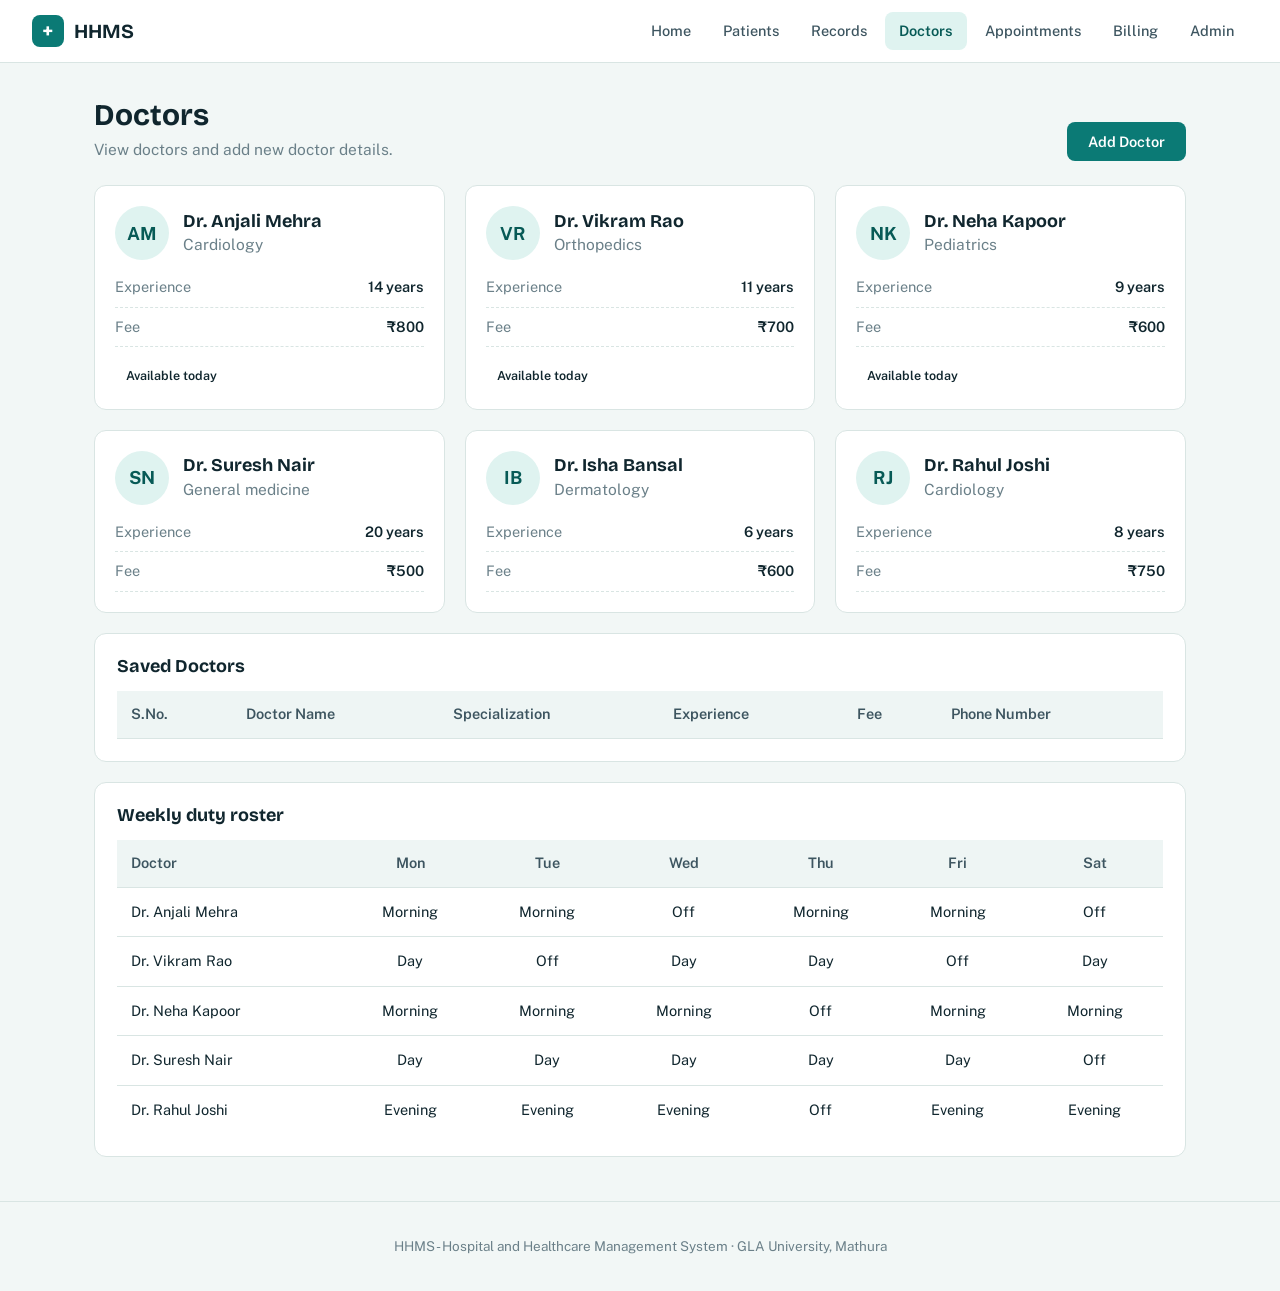
<file: html/doctors.html>
<!DOCTYPE html>
<html lang="en">
<head>
    <meta charset="UTF-8">
    <meta name="viewport" content="width=device-width, initial-scale=1.0">
    <title>Doctors - HHMS</title>

    <link rel="stylesheet" href="../css/style.css">
    <link rel="stylesheet" href="../css/doctors.css">
</head>

<body>

<header class="navbar">
    <a class="brand" href="../index.html">
        <span class="brand-mark">+</span>HHMS
    </a>

    <input type="checkbox" id="nav-toggle" class="nav-toggle">
    <label for="nav-toggle" class="nav-burger">&#9776;</label>

    <nav class="nav-links">
        <a href="../index.html">Home</a>
        <a href="patients.html">Patients</a>
        <a href="records.html">Records</a>
        <a href="doctors.html" class="active">Doctors</a>
        <a href="appointments.html">Appointments</a>
        <a href="billing.html">Billing</a>
        <a href="admin.html">Admin</a>
    </nav>
</header>

<main class="container">

    <div class="page-head">
        <div>
            <h1>Doctors</h1>
            <p>View doctors and add new doctor details.</p>
        </div>

        <a class="btn btn-primary" href="#add-doctor">Add Doctor</a>
    </div>

    <!-- Existing Doctor Cards -->
    <section class="grid cols-3 mb">

        <article class="doc-card">
            <div class="doc-top">
                <div class="avatar avatar-lg">AM</div>
                <div>
                    <h3>Dr. Anjali Mehra</h3>
                    <p class="muted">Cardiology</p>
                </div>
            </div>
            <dl class="doc-facts">
                <div><dt>Experience</dt><dd>14 years</dd></div>
                <div><dt>Fee</dt><dd>₹800</dd></div>
            </dl>
            <div class="doc-foot">
                <span class="badge badge-success">Available today</span>
            </div>
        </article>

        <article class="doc-card">
            <div class="doc-top">
                <div class="avatar avatar-lg">VR</div>
                <div>
                    <h3>Dr. Vikram Rao</h3>
                    <p class="muted">Orthopedics</p>
                </div>
            </div>
            <dl class="doc-facts">
                <div><dt>Experience</dt><dd>11 years</dd></div>
                <div><dt>Fee</dt><dd>₹700</dd></div>
            </dl>
            <div class="doc-foot">
                <span class="badge badge-success">Available today</span>
            </div>
        </article>

        <article class="doc-card">
            <div class="doc-top">
                <div class="avatar avatar-lg">NK</div>
                <div>
                    <h3>Dr. Neha Kapoor</h3>
                    <p class="muted">Pediatrics</p>
                </div>
            </div>
            <dl class="doc-facts">
                <div><dt>Experience</dt><dd>9 years</dd></div>
                <div><dt>Fee</dt><dd>₹600</dd></div>
            </dl>
            <div class="doc-foot">
                <span class="badge badge-success">Available today</span>
            </div>
        </article>

        <article class="doc-card">
            <div class="doc-top">
                <div class="avatar avatar-lg">SN</div>
                <div>
                    <h3>Dr. Suresh Nair</h3>
                    <p class="muted">General medicine</p>
                </div>
            </div>
            <dl class="doc-facts">
                <div><dt>Experience</dt><dd>20 years</dd></div>
                <div><dt>Fee</dt><dd>₹500</dd></div>
            </dl>
        </article>

        <article class="doc-card">
            <div class="doc-top">
                <div class="avatar avatar-lg">IB</div>
                <div>
                    <h3>Dr. Isha Bansal</h3>
                    <p class="muted">Dermatology</p>
                </div>
            </div>
            <dl class="doc-facts">
                <div><dt>Experience</dt><dd>6 years</dd></div>
                <div><dt>Fee</dt><dd>₹600</dd></div>
            </dl>
        </article>

        <article class="doc-card">
            <div class="doc-top">
                <div class="avatar avatar-lg">RJ</div>
                <div>
                    <h3>Dr. Rahul Joshi</h3>
                    <p class="muted">Cardiology</p>
                </div>
            </div>
            <dl class="doc-facts">
                <div><dt>Experience</dt><dd>8 years</dd></div>
                <div><dt>Fee</dt><dd>₹750</dd></div>
            </dl>
        </article>

    </section>

    <!-- Saved Doctors Table -->
    <section class="card mb">
        <h2>Saved Doctors</h2>

        <div class="table-wrap">
            <table>
                <thead>
                    <tr>
                        <th>S.No.</th>
                        <th>Doctor Name</th>
                        <th>Specialization</th>
                        <th>Experience</th>
                        <th>Fee</th>
                        <th>Phone Number</th>
                    </tr>
                </thead>

                <tbody id="doctorTable"></tbody>
            </table>
        </div>
    </section>

    <!-- Weekly Duty Roster -->
    <section class="card mb">
        <h2>Weekly duty roster</h2>

        <div class="table-wrap">
            <table class="roster">
                <thead>
                    <tr>
                        <th>Doctor</th>
                        <th>Mon</th>
                        <th>Tue</th>
                        <th>Wed</th>
                        <th>Thu</th>
                        <th>Fri</th>
                        <th>Sat</th>
                    </tr>
                </thead>

                <tbody>
                    <tr>
                        <td>Dr. Anjali Mehra</td>
                        <td>Morning</td><td>Morning</td><td>Off</td>
                        <td>Morning</td><td>Morning</td><td>Off</td>
                    </tr>
                    <tr>
                        <td>Dr. Vikram Rao</td>
                        <td>Day</td><td>Off</td><td>Day</td>
                        <td>Day</td><td>Off</td><td>Day</td>
                    </tr>
                    <tr>
                        <td>Dr. Neha Kapoor</td>
                        <td>Morning</td><td>Morning</td><td>Morning</td>
                        <td>Off</td><td>Morning</td><td>Morning</td>
                    </tr>
                    <tr>
                        <td>Dr. Suresh Nair</td>
                        <td>Day</td><td>Day</td><td>Day</td>
                        <td>Day</td><td>Day</td><td>Off</td>
                    </tr>
                    <tr>
                        <td>Dr. Rahul Joshi</td>
                        <td>Evening</td><td>Evening</td><td>Evening</td>
                        <td>Off</td><td>Evening</td><td>Evening</td>
                    </tr>
                </tbody>
            </table>
        </div>
    </section>

</main>

<!-- Add Doctor Form -->
<div class="modal" id="add-doctor">
    <div class="modal-box">

        <div class="modal-head">
            <h2>Add Doctor</h2>
            <a class="modal-close" href="#" aria-label="Close">&times;</a>
        </div>

        <form id="doctorForm">

            <div class="form-grid">

                <div class="field full">
                    <label for="d-name">Doctor Name</label>
                    <input id="d-name" type="text"
                           placeholder="Enter doctor name">
                </div>

                <div class="field">
                    <label for="d-dept">Specialization</label>
                    <select id="d-dept">
                        <option value="">Select specialization</option>
                        <option>Cardiology</option>
                        <option>Orthopedics</option>
                        <option>Pediatrics</option>
                        <option>General medicine</option>
                        <option>Dermatology</option>
                    </select>
                </div>

                <div class="field">
                    <label for="d-exp">Experience (years)</label>
                    <input id="d-exp" type="number" min="0">
                </div>

                <div class="field">
                    <label for="d-fee">Consultation Fee (₹)</label>
                    <input id="d-fee" type="number" min="0">
                </div>

                <div class="field">
                    <label for="d-phone">Phone Number</label>
                    <input id="d-phone" type="tel"
                           maxlength="10" placeholder="10-digit number">
                </div>

            </div>

            <div class="modal-actions">
                <a class="btn btn-outline" href="#">Cancel</a>
                <button class="btn btn-primary" type="button"
                        onclick="addDoctor()">Save Doctor</button>
            </div>

        </form>
    </div>
</div>

<footer class="footer">
    HHMS - Hospital and Healthcare Management System
    &middot; GLA University, Mathura
</footer>

<script src="../js/common.js"></script>
<script src="../js/doctors.js"></script>

</body>
</html>
</file>
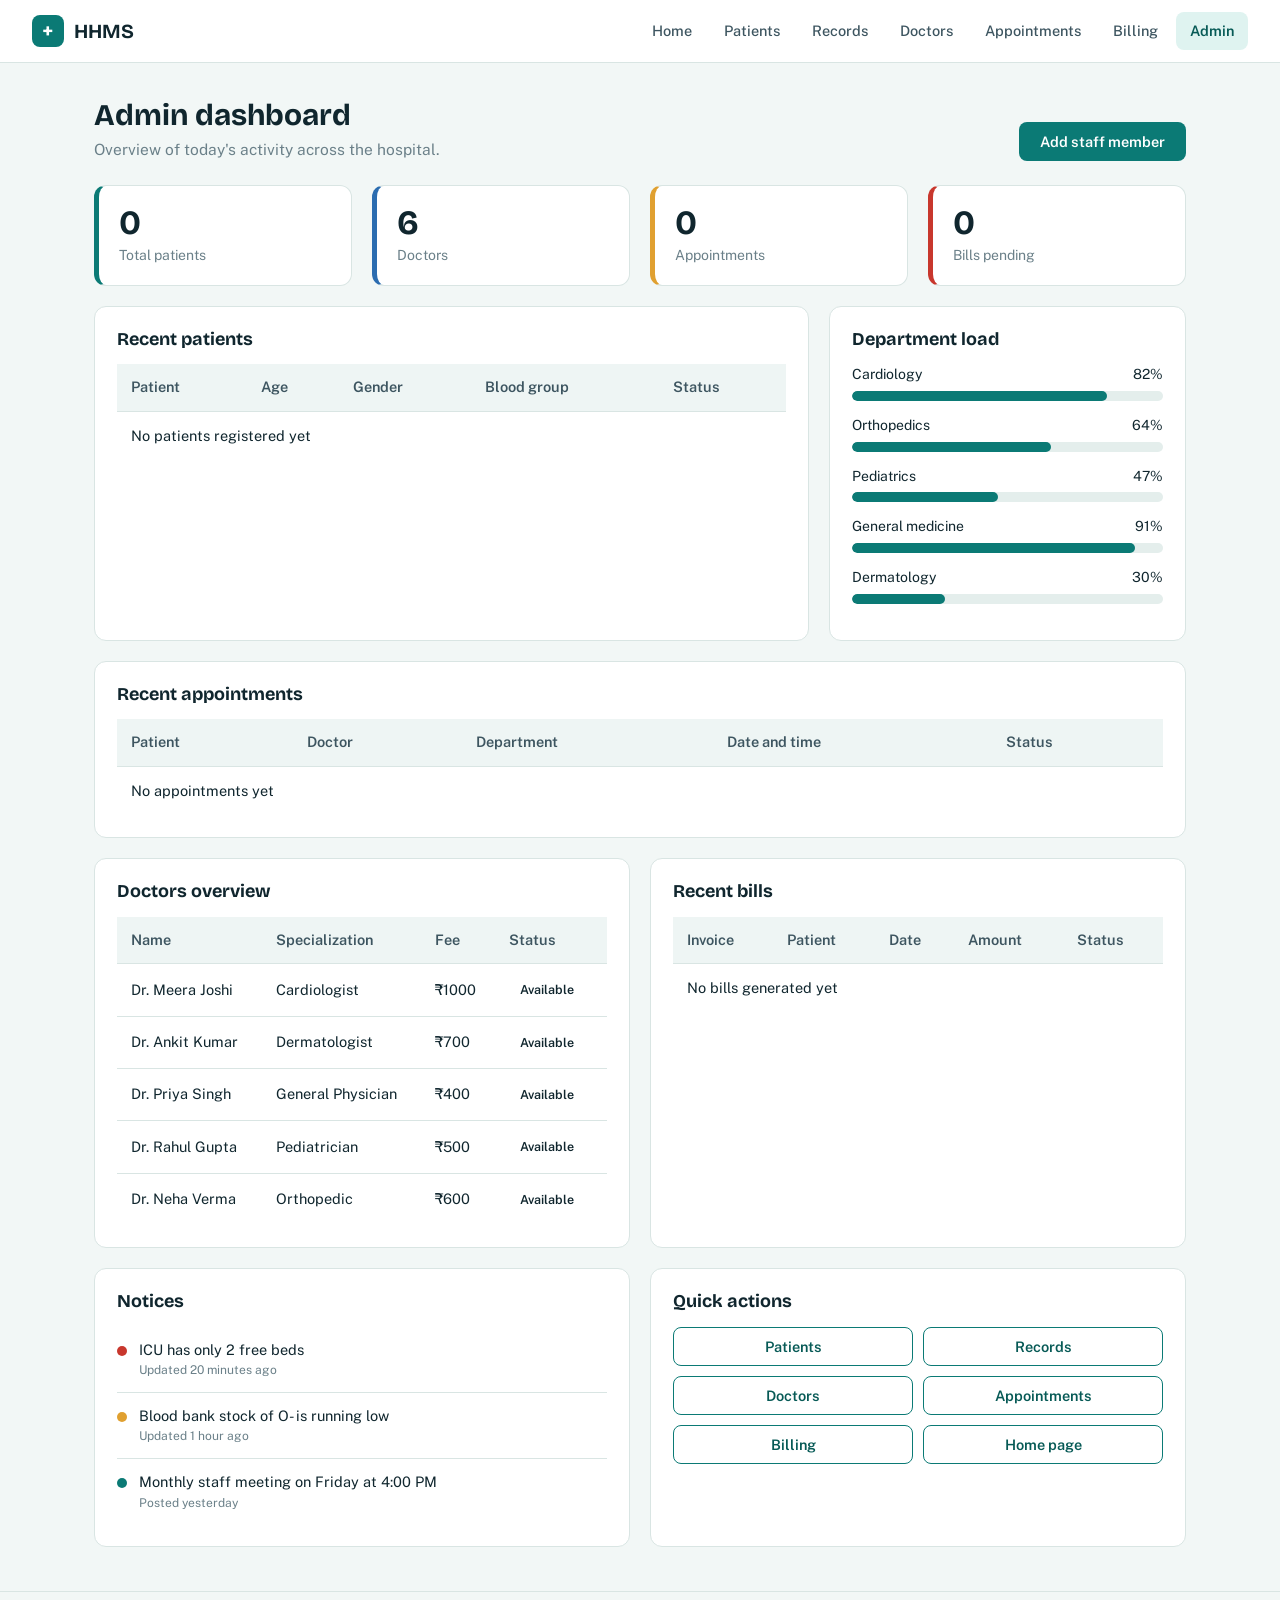
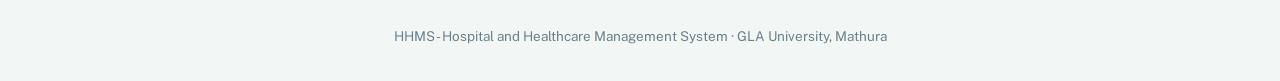
<file: pages/admin.html>
<!DOCTYPE html>
<html lang="en">
<head>
  <meta charset="UTF-8">
  <meta name="viewport" content="width=device-width, initial-scale=1.0">
  <title>Admin Dashboard - HHMS</title>
  <link rel="stylesheet" href="../css/style.css">
  <link rel="stylesheet" href="../css/admin.css">
</head>
<body>
  <header class="navbar">
    <a class="brand" href="../index.html"><span class="brand-mark">+</span>HHMS</a>
    <input type="checkbox" id="nav-toggle" class="nav-toggle">
    <label for="nav-toggle" class="nav-burger" aria-label="Open menu">&#9776;</label>
    <nav class="nav-links"><a href="../index.html">Home</a><a href="patients.html">Patients</a><a href="records.html">Records</a><a href="doctors.html">Doctors</a><a href="appointments.html">Appointments</a><a href="billing.html">Billing</a><a href="admin.html" class="active">Admin</a></nav>
  </header>

  <main class="container">
    <div class="page-head">
      <div>
        <h1>Admin dashboard</h1>
        <p>Overview of today's activity across the hospital.</p>
      </div>
      <a class="btn btn-primary" href="#add-staff">Add staff member</a>
    </div>

    <section class="grid cols-4 mb">
      <div class="stat"><b id="totalPatients">0</b><span>Total patients</span></div>
      <div class="stat info"><b id="totalDoctors">0</b><span>Doctors</span></div>
      <div class="stat warn"><b id="totalAppointments">0</b><span>Appointments</span></div>
      <div class="stat danger"><b id="pendingBills">0</b><span>Bills pending</span></div>
    </section>

    <section class="grid main-side mb">
      <div class="card">
        <h2>Recent patients</h2>
        <div class="table-wrap">
          <table>
            <thead>
              <tr><th>Patient</th><th>Age</th><th>Gender</th><th>Blood group</th><th>Status</th></tr>
            </thead>
            <tbody id="recentPatients"></tbody>
          </table>
        </div>
      </div>
      <div class="card">
        <h2>Department load</h2>
        <div class="bar-row"><div class="label"><span>Cardiology</span><span>82%</span></div><div class="bar"><i style="width:82%"></i></div></div>
        <div class="bar-row"><div class="label"><span>Orthopedics</span><span>64%</span></div><div class="bar"><i style="width:64%"></i></div></div>
        <div class="bar-row"><div class="label"><span>Pediatrics</span><span>47%</span></div><div class="bar"><i style="width:47%"></i></div></div>
        <div class="bar-row"><div class="label"><span>General medicine</span><span>91%</span></div><div class="bar"><i style="width:91%"></i></div></div>
        <div class="bar-row"><div class="label"><span>Dermatology</span><span>30%</span></div><div class="bar"><i style="width:30%"></i></div></div>
      </div>
    </section>

    <section class="card mb">
      <h2>Recent appointments</h2>
      <div class="table-wrap">
        <table>
          <thead>
            <tr><th>Patient</th><th>Doctor</th><th>Department</th><th>Date and time</th><th>Status</th></tr>
          </thead>
          <tbody id="recentAppointments"></tbody>
        </table>
      </div>
    </section>

    <section class="grid cols-2 mb">
      <div class="card">
        <h2>Doctors overview</h2>
        <div class="table-wrap">
          <table>
            <thead><tr><th>Name</th><th>Specialization</th><th>Fee</th><th>Status</th></tr></thead>
            <tbody id="recentDoctors"></tbody>
          </table>
        </div>
      </div>
      <div class="card">
        <h2>Recent bills</h2>
        <div class="table-wrap">
          <table>
            <thead><tr><th>Invoice</th><th>Patient</th><th>Date</th><th>Amount</th><th>Status</th></tr></thead>
            <tbody id="recentBills"></tbody>
          </table>
        </div>
      </div>
    </section>

    <section class="grid cols-2">
      <div class="card">
        <h2>Notices</h2>
        <ul class="notice-list">
          <li><span class="dot red"></span><div>ICU has only 2 free beds<small>Updated 20 minutes ago</small></div></li>
          <li><span class="dot amber"></span><div>Blood bank stock of O- is running low<small>Updated 1 hour ago</small></div></li>
          <li><span class="dot"></span><div>Monthly staff meeting on Friday at 4:00 PM<small>Posted yesterday</small></div></li>
        </ul>
      </div>
      <div class="card">
        <h2>Quick actions</h2>
        <div class="quick-actions">
          <a class="btn btn-outline" href="patients.html">Patients</a>
          <a class="btn btn-outline" href="records.html">Records</a>
          <a class="btn btn-outline" href="doctors.html">Doctors</a>
          <a class="btn btn-outline" href="appointments.html">Appointments</a>
          <a class="btn btn-outline" href="billing.html">Billing</a>
          <a class="btn btn-outline" href="../index.html">Home page</a>
        </div>
      </div>
    </section>
  </main>

  <!-- Add staff popup (CSS only) -->
  <div class="modal" id="add-staff">
    <div class="modal-box">
      <div class="modal-head">
        <h2>Add staff member</h2>
        <a class="modal-close" href="#" aria-label="Close">&times;</a>
      </div>
      <form>
        <div class="form-grid">
          <div class="field"><label for="s-name">Full name</label><input id="s-name" type="text" placeholder="e.g. Ritu Saxena"></div>
          <div class="field"><label for="s-role">Role</label>
            <select id="s-role"><option>Nurse</option><option>Receptionist</option><option>Pharmacist</option><option>Lab technician</option></select>
          </div>
          <div class="field"><label for="s-phone">Phone</label><input id="s-phone" type="tel" placeholder="10-digit number"></div>
          <div class="field"><label for="s-email">Email</label><input id="s-email" type="email" placeholder="name@hospital.com"></div>
        </div>
        <div class="modal-actions">
          <a class="btn btn-outline" href="#">Cancel</a>
          <button class="btn btn-primary" type="button">Save staff member</button>
        </div>
      </form>
    </div>
  </div>

  <footer class="footer">HHMS - Hospital and Healthcare Management System &middot; GLA University, Mathura</footer>
  <script src="../js/common.js"></script>
  <script src="../js/admin.js"></script>
</body>
</html>
</file>
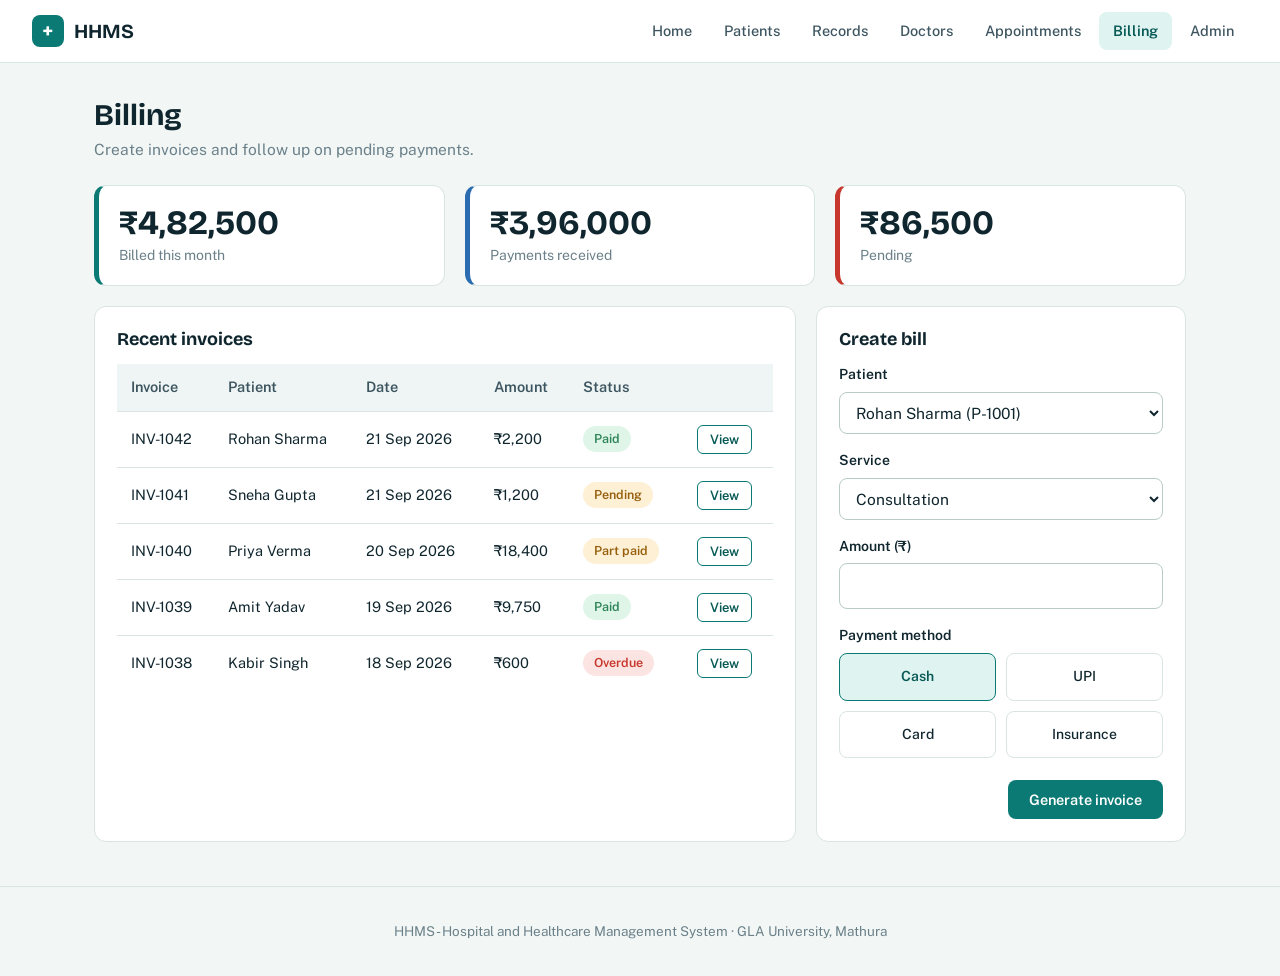
<file: pages/billing.html>
<!DOCTYPE html>
<html lang="en">
<head>
  <meta charset="UTF-8">
  <meta name="viewport" content="width=device-width, initial-scale=1.0">
  <title>Billing - HHMS</title>
  <link rel="stylesheet" href="../css/style.css">
  <link rel="stylesheet" href="../css/billing.css">
</head>
<body>
  <header class="navbar">
    <a class="brand" href="../index.html"><span class="brand-mark">+</span>HHMS</a>
    <input type="checkbox" id="nav-toggle" class="nav-toggle">
    <label for="nav-toggle" class="nav-burger" aria-label="Open menu">&#9776;</label>
    <nav class="nav-links"><a href="../index.html">Home</a><a href="patients.html">Patients</a><a href="records.html">Records</a><a href="doctors.html">Doctors</a><a href="appointments.html">Appointments</a><a href="billing.html" class="active">Billing</a><a href="admin.html">Admin</a></nav>
  </header>

  <main class="container">
    <div class="page-head">
      <div>
        <h1>Billing</h1>
        <p>Create invoices and follow up on pending payments.</p>
      </div>
    </div>

    <section class="grid cols-3 mb">
      <div class="stat"><b>&#8377;4,82,500</b><span>Billed this month</span></div>
      <div class="stat info"><b>&#8377;3,96,000</b><span>Payments received</span></div>
      <div class="stat danger"><b>&#8377;86,500</b><span>Pending</span></div>
    </section>

    <section class="grid bill-layout mb">
      <div class="card">
        <h2>Recent invoices</h2>
        <div class="table-wrap">
          <table>
            <thead>
              <tr><th>Invoice</th><th>Patient</th><th>Date</th><th>Amount</th><th>Status</th><th></th></tr>
            </thead>
            <tbody>
              <tr><td>INV-1042</td><td>Rohan Sharma</td><td>21 Sep 2026</td><td>&#8377;2,200</td><td><span class="badge badge-green">Paid</span></td><td><a class="btn btn-outline btn-sm" href="#inv-1042">View</a></td></tr>
              <tr><td>INV-1041</td><td>Sneha Gupta</td><td>21 Sep 2026</td><td>&#8377;1,200</td><td><span class="badge badge-amber">Pending</span></td><td><a class="btn btn-outline btn-sm" href="#inv-1041">View</a></td></tr>
              <tr><td>INV-1040</td><td>Priya Verma</td><td>20 Sep 2026</td><td>&#8377;18,400</td><td><span class="badge badge-amber">Part paid</span></td><td><a class="btn btn-outline btn-sm" href="#inv-1042">View</a></td></tr>
              <tr><td>INV-1039</td><td>Amit Yadav</td><td>19 Sep 2026</td><td>&#8377;9,750</td><td><span class="badge badge-green">Paid</span></td><td><a class="btn btn-outline btn-sm" href="#inv-1042">View</a></td></tr>
              <tr><td>INV-1038</td><td>Kabir Singh</td><td>18 Sep 2026</td><td>&#8377;600</td><td><span class="badge badge-red">Overdue</span></td><td><a class="btn btn-outline btn-sm" href="#inv-1041">View</a></td></tr>
            </tbody>
          </table>
        </div>
      </div>

      <div class="card">
        <h2>Create bill</h2>
        <form>
          <div class="form-grid" style="grid-template-columns:1fr;">
            <div class="field"><label for="b-patient">Patient</label>
              <select id="b-patient"><option>Rohan Sharma (P-1001)</option><option>Priya Verma (P-1002)</option><option>Sneha Gupta (P-1004)</option></select>
            </div>
            <div class="field"><label for="b-service">Service</label>
              <select id="b-service"><option>Consultation</option><option>Lab test</option><option>X-ray</option><option>Room charges</option><option>Medicines</option></select>
            </div>
            <div class="field"><label for="b-amount">Amount (&#8377;)</label><input id="b-amount" type="number" min="0"></div>
            <div class="field">
              <span class="group-label">Payment method</span>
              <div class="methods">
                <input type="radio" name="pay" id="m1" checked><label for="m1">Cash</label>
                <input type="radio" name="pay" id="m2"><label for="m2">UPI</label>
                <input type="radio" name="pay" id="m3"><label for="m3">Card</label>
                <input type="radio" name="pay" id="m4"><label for="m4">Insurance</label>
              </div>
            </div>
          </div>
          <div class="modal-actions">
            <button class="btn btn-primary" type="button">Generate invoice</button>
          </div>
        </form>
      </div>
    </section>
  </main>

  <!-- Invoice popup 1 -->
  <div class="modal" id="inv-1042">
    <div class="modal-box">
      <div class="modal-head">
        <h2>Invoice INV-1042</h2>
        <a class="modal-close" href="#" aria-label="Close">&times;</a>
      </div>
      <div class="invoice-meta">
        <div><small>Patient</small>Rohan Sharma (P-1001)</div>
        <div><small>Date</small>21 Sep 2026</div>
        <div><small>Status</small><span class="badge badge-green">Paid</span></div>
      </div>
      <div class="table-wrap">
        <table>
          <thead><tr><th>Service</th><th class="right">Amount</th></tr></thead>
          <tbody>
            <tr><td>Cardiology consultation</td><td class="right">&#8377;800</td></tr>
            <tr><td>ECG</td><td class="right">&#8377;600</td></tr>
            <tr><td>Lipid profile</td><td class="right">&#8377;900</td></tr>
          </tbody>
        </table>
      </div>
      <div class="totals">
        <div><span>Subtotal</span><span>&#8377;2,300</span></div>
        <div><span>Discount</span><span>- &#8377;100</span></div>
        <div class="grand"><span>Total</span><span>&#8377;2,200</span></div>
      </div>
      <div class="modal-actions">
        <a class="btn btn-outline" href="#">Close</a>
        <a class="btn btn-primary" href="#">Print invoice</a>
      </div>
    </div>
  </div>

  <!-- Invoice popup 2 -->
  <div class="modal" id="inv-1041">
    <div class="modal-box">
      <div class="modal-head">
        <h2>Invoice INV-1041</h2>
        <a class="modal-close" href="#" aria-label="Close">&times;</a>
      </div>
      <div class="invoice-meta">
        <div><small>Patient</small>Sneha Gupta (P-1004)</div>
        <div><small>Date</small>21 Sep 2026</div>
        <div><small>Status</small><span class="badge badge-amber">Pending</span></div>
      </div>
      <div class="table-wrap">
        <table>
          <thead><tr><th>Service</th><th class="right">Amount</th></tr></thead>
          <tbody>
            <tr><td>Orthopedic consultation</td><td class="right">&#8377;700</td></tr>
            <tr><td>X-ray (knee)</td><td class="right">&#8377;500</td></tr>
          </tbody>
        </table>
      </div>
      <div class="totals">
        <div><span>Subtotal</span><span>&#8377;1,200</span></div>
        <div class="grand"><span>Total</span><span>&#8377;1,200</span></div>
      </div>
      <div class="modal-actions">
        <a class="btn btn-outline" href="#">Close</a>
        <a class="btn btn-primary" href="#">Mark as paid</a>
      </div>
    </div>
  </div>

  <footer class="footer">HHMS - Hospital and Healthcare Management System &middot; GLA University, Mathura</footer>
</body>
</html>
</file>
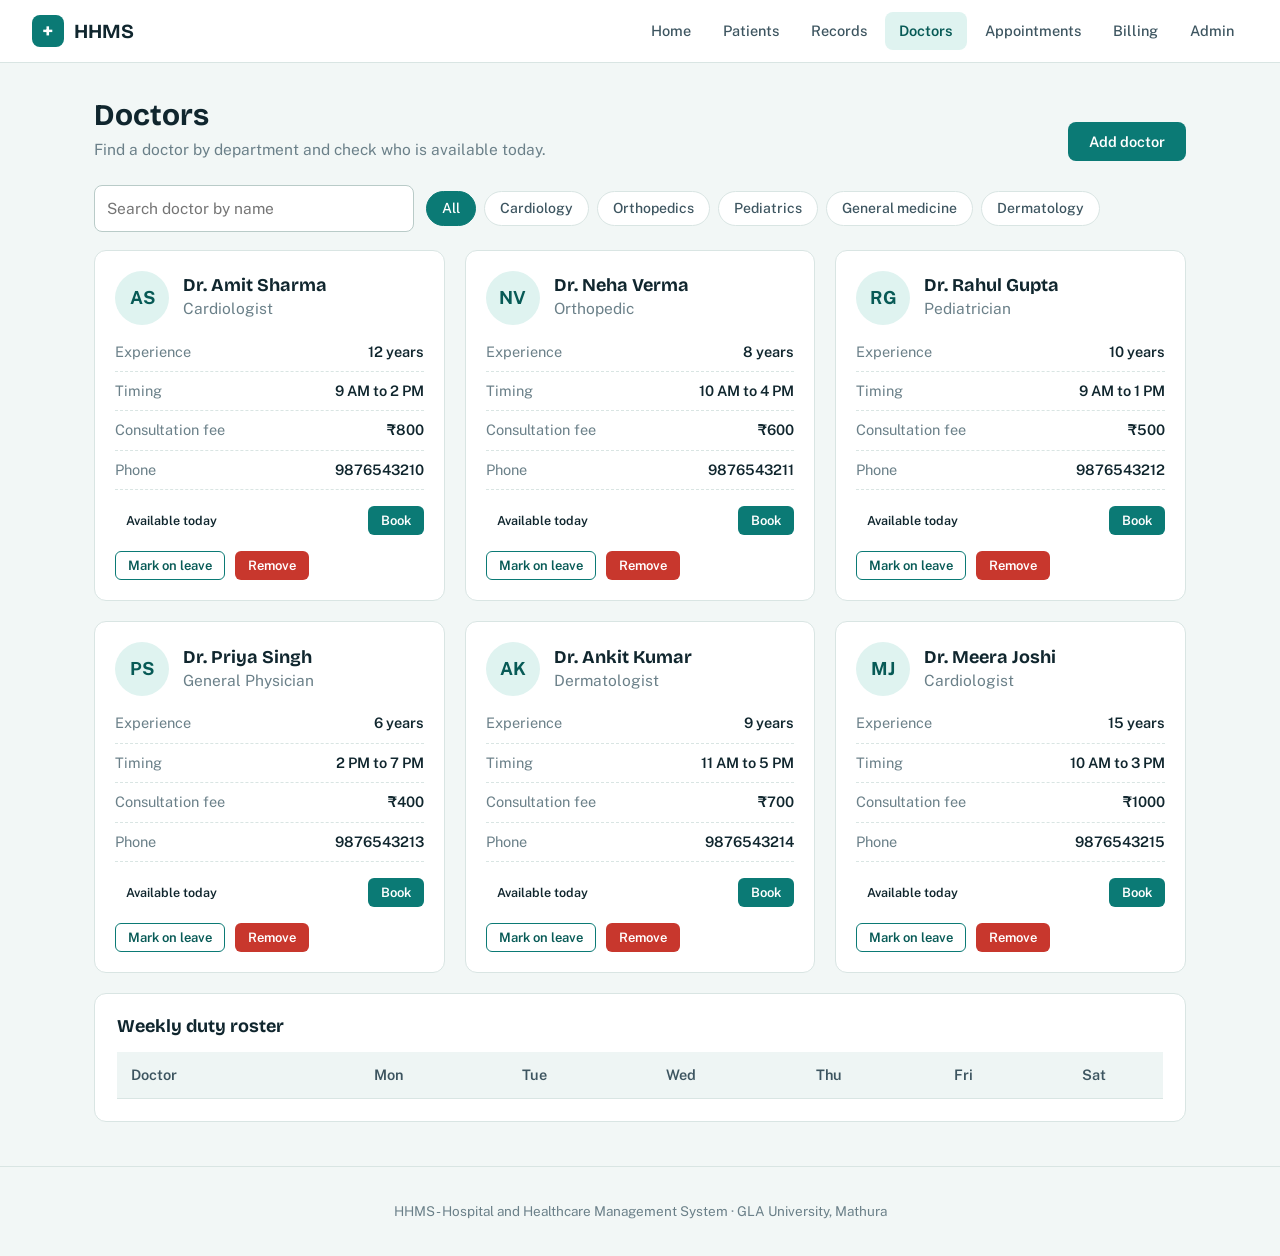
<file: pages/doctors.html>
<!DOCTYPE html>
<html lang="en">
<head>
  <meta charset="UTF-8">
  <meta name="viewport" content="width=device-width, initial-scale=1.0">
  <title>Doctors - HHMS</title>
  <link rel="stylesheet" href="../css/style.css">
  <link rel="stylesheet" href="../css/doctors.css">
</head>
<body>
  <header class="navbar">
    <a class="brand" href="../index.html"><span class="brand-mark">+</span>HHMS</a>
    <input type="checkbox" id="nav-toggle" class="nav-toggle">
    <label for="nav-toggle" class="nav-burger" aria-label="Open menu">&#9776;</label>
    <nav class="nav-links"><a href="../index.html">Home</a><a href="patients.html">Patients</a><a href="records.html">Records</a><a href="doctors.html" class="active">Doctors</a><a href="appointments.html">Appointments</a><a href="billing.html">Billing</a><a href="admin.html">Admin</a></nav>
  </header>

  <main class="container">
    <div class="page-head">
      <div>
        <h1>Doctors</h1>
        <p>Find a doctor by department and check who is available today.</p>
      </div>
      <a class="btn btn-primary" href="#add-doctor">Add doctor</a>
    </div>

    <div id="msg" class="alert"></div>

    <div class="toolbar">
      <input type="search" id="search" placeholder="Search doctor by name" aria-label="Search doctors">
      <div class="chips" id="chips"></div>
    </div>

    <section class="grid cols-3 mb" id="doctorGrid"></section>

    <section class="card">
      <h2>Weekly duty roster</h2>
      <div class="table-wrap">
        <table class="roster">
          <thead>
            <tr><th>Doctor</th><th>Mon</th><th>Tue</th><th>Wed</th><th>Thu</th><th>Fri</th><th>Sat</th></tr>
          </thead>
          <tbody id="rosterBody"></tbody>
        </table>
      </div>
    </section>
  </main>

  <!-- Add doctor popup -->
  <div class="modal" id="add-doctor">
    <div class="modal-box">
      <div class="modal-head">
        <h2>Add doctor</h2>
        <a class="modal-close" href="#" aria-label="Close">&times;</a>
      </div>
      <div id="formMsg" class="alert"></div>
      <form id="doctorForm" onsubmit="return false;">
        <div class="form-grid">
          <div class="field full"><label for="d-name">Full name</label><input id="d-name" type="text" placeholder="e.g. Dr. Meera Iyer"></div>
          <div class="field"><label for="d-dept">Department</label>
            <select id="d-dept"><option>Cardiology</option><option>Orthopedics</option><option>Pediatrics</option><option>General medicine</option><option>Dermatology</option></select>
          </div>
          <div class="field"><label for="d-exp">Experience (years)</label><input id="d-exp" type="number" min="0"></div>
          <div class="field"><label for="d-fee">Consultation fee (&#8377;)</label><input id="d-fee" type="number" min="0"></div>
          <div class="field"><label for="d-phone">Phone</label><input id="d-phone" type="tel" maxlength="10" placeholder="10-digit number"></div>
          <div class="field"><label for="d-from">Available from</label><input id="d-from" type="time"></div>
          <div class="field"><label for="d-to">Available till</label><input id="d-to" type="time"></div>
        </div>
        <div class="modal-actions">
          <a class="btn btn-outline" href="#">Cancel</a>
          <button class="btn btn-primary" type="button" id="saveBtn">Save doctor</button>
        </div>
      </form>
    </div>
  </div>

  <footer class="footer">HHMS - Hospital and Healthcare Management System &middot; GLA University, Mathura</footer>
  <script src="../js/common.js"></script>
  <script src="../js/doctors.js"></script>
</body>
</html>
</file>
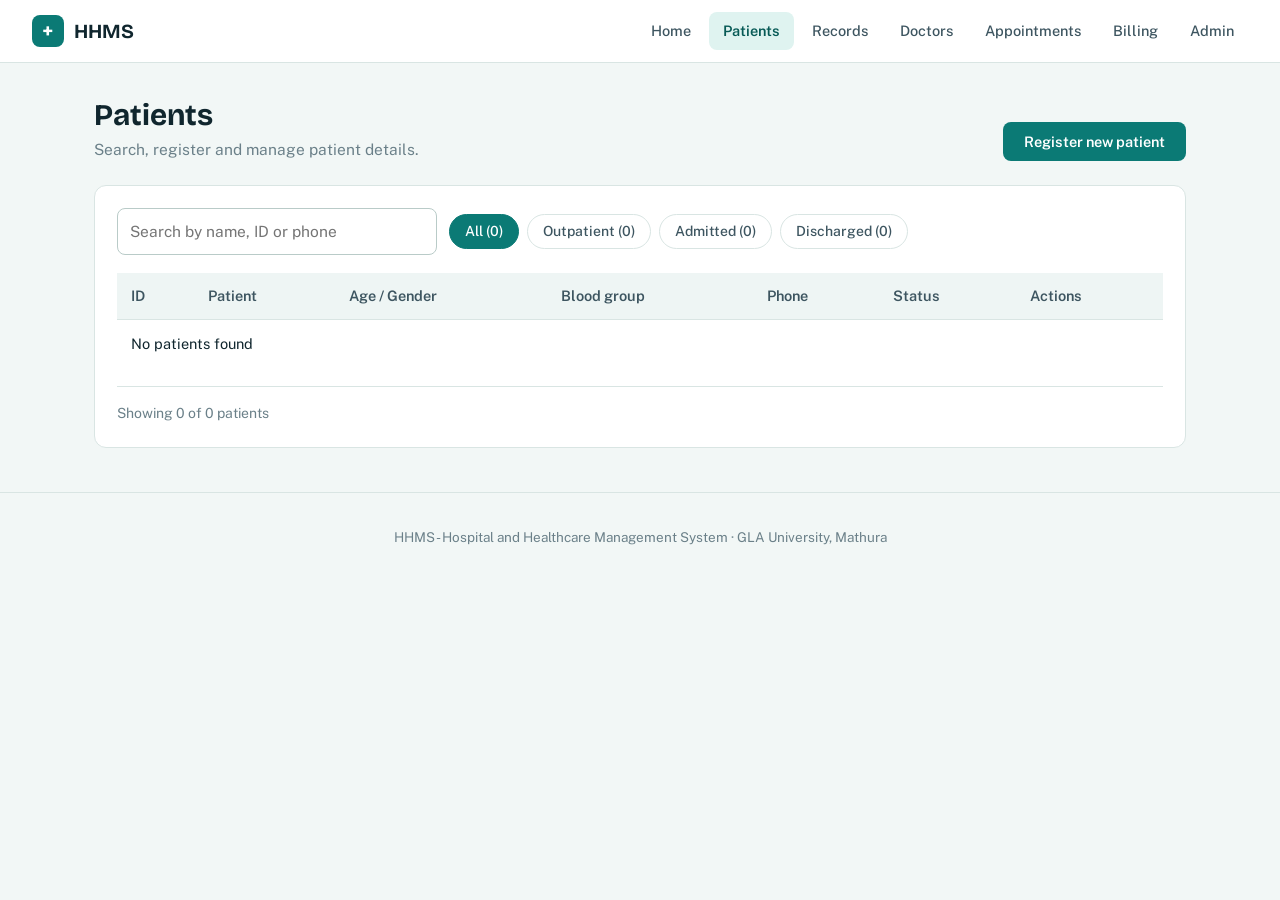
<file: pages/patients.html>
<!DOCTYPE html>
<html lang="en">
<head>
  <meta charset="UTF-8">
  <meta name="viewport" content="width=device-width, initial-scale=1.0">
  <title>Patients - HHMS</title>
  <link rel="stylesheet" href="../css/style.css">
  <link rel="stylesheet" href="../css/patients.css">
</head>
<body>
  <header class="navbar">
    <a class="brand" href="../index.html"><span class="brand-mark">+</span>HHMS</a>
    <input type="checkbox" id="nav-toggle" class="nav-toggle">
    <label for="nav-toggle" class="nav-burger" aria-label="Open menu">&#9776;</label>
    <nav class="nav-links"><a href="../index.html">Home</a><a href="patients.html" class="active">Patients</a><a href="records.html">Records</a><a href="doctors.html">Doctors</a><a href="appointments.html">Appointments</a><a href="billing.html">Billing</a><a href="admin.html">Admin</a></nav>
  </header>

  <main class="container">
    <div class="page-head">
      <div>
        <h1>Patients</h1>
        <p>Search, register and manage patient details.</p>
      </div>
      <a class="btn btn-primary" id="newBtn" href="#add-patient">Register new patient</a>
    </div>

    <div id="msg" class="alert"></div>

    <div class="card">
      <div class="toolbar">
        <input type="search" id="search" placeholder="Search by name, ID or phone" aria-label="Search patients">
        <div class="chips" id="chips"></div>
      </div>

      <div class="table-wrap">
        <table>
          <thead>
            <tr><th>ID</th><th>Patient</th><th>Age / Gender</th><th>Blood group</th><th>Phone</th><th>Status</th><th>Actions</th></tr>
          </thead>
          <tbody id="patientBody"></tbody>
        </table>
      </div>

      <div class="pagination">
        <span class="muted" id="countText"></span>
      </div>
    </div>
  </main>
  
  <div class="modal" id="add-patient">
    <div class="modal-box">
      <div class="modal-head">
        <h2 id="modalTitle">Register new patient</h2>
        <a class="modal-close" href="#" aria-label="Close">&times;</a>
      </div>
      <div id="formMsg" class="alert"></div>
      <form id="patientForm" onsubmit="return false;">
        <div class="form-grid">
          <div class="field full"><label for="p-name">Full name</label><input id="p-name" type="text" placeholder="e.g. Rohan Sharma"></div>
          <div class="field"><label for="p-age">Age</label><input id="p-age" type="number" min="0" max="120"></div>
          <div class="field"><label for="p-gender">Gender</label>
            <select id="p-gender"><option>Male</option><option>Female</option><option>Other</option></select>
          </div>
          <div class="field"><label for="p-blood">Blood group</label>
            <select id="p-blood"><option>A+</option><option>A-</option><option>B+</option><option>B-</option><option>AB+</option><option>AB-</option><option>O+</option><option>O-</option></select>
          </div>
          <div class="field"><label for="p-phone">Phone</label><input id="p-phone" type="tel" placeholder="10-digit number" maxlength="10"></div>
          <div class="field"><label for="p-status">Status</label>
            <select id="p-status"><option>Outpatient</option><option>Admitted</option><option>Discharged</option></select>
          </div>
          <div class="field full"><label for="p-address">Address</label><textarea id="p-address" placeholder="House no, street, city"></textarea></div>
          <div class="field full"><label for="p-history">Medical history / allergies (optional)</label><textarea id="p-history" placeholder="e.g. Diabetes, allergic to penicillin"></textarea></div>
        </div>
        <div class="modal-actions">
          <a class="btn btn-outline" href="#">Cancel</a>
          <button class="btn btn-primary" type="button" id="saveBtn">Save patient</button>
        </div>
      </form>
    </div>
  </div>

  <footer class="footer">HHMS - Hospital and Healthcare Management System &middot; GLA University, Mathura</footer>
  <script src="../js/common.js"></script>
  <script src="../js/patients.js"></script>
</body>
</html>
</file>
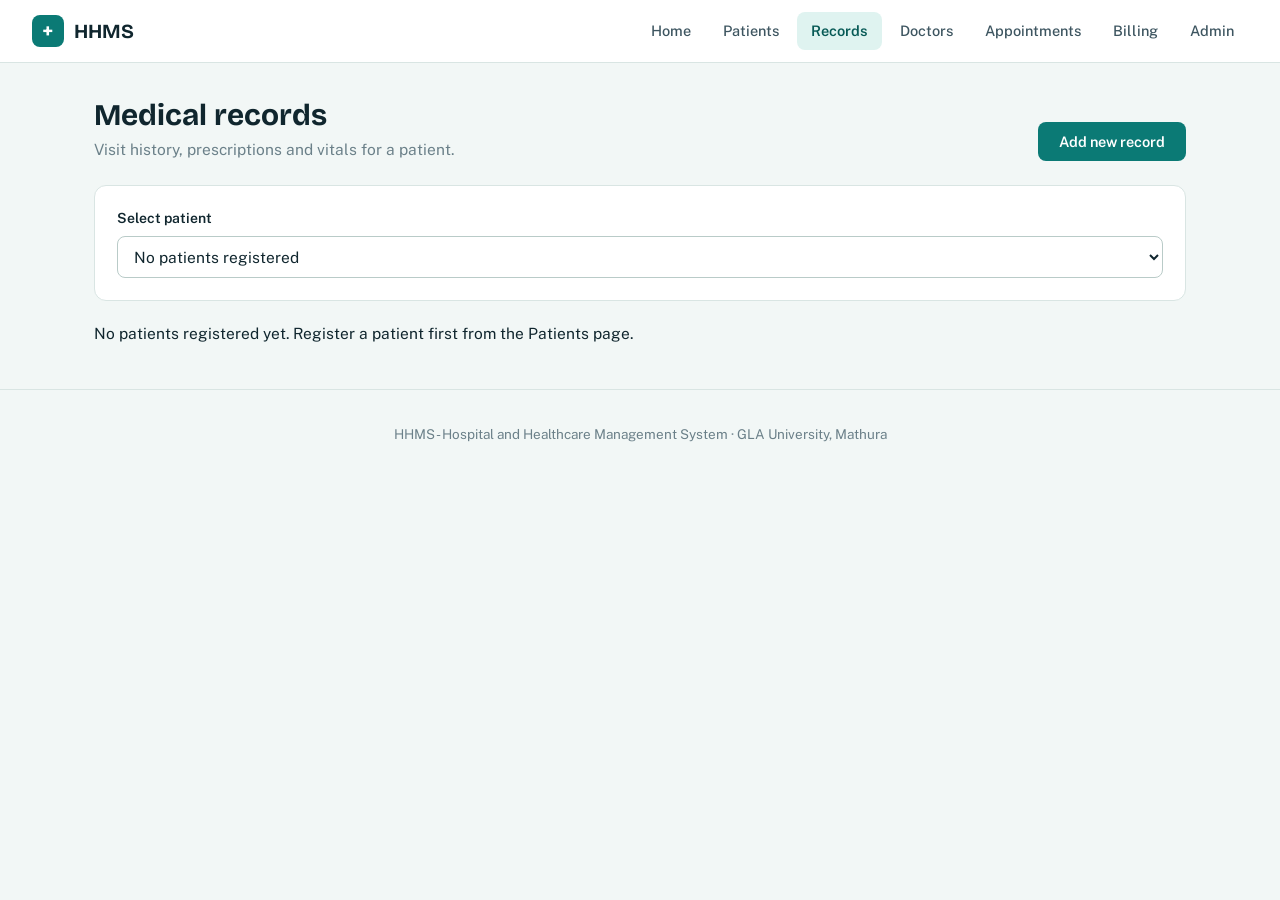
<file: pages/records.html>
<!DOCTYPE html>
<html lang="en">
<head>
  <meta charset="UTF-8">
  <meta name="viewport" content="width=device-width, initial-scale=1.0">
  <title>Medical Records - HHMS</title>
  <link rel="stylesheet" href="../css/style.css">
  <link rel="stylesheet" href="../css/records.css">
</head>
<body>
  <header class="navbar">
    <a class="brand" href="../index.html"><span class="brand-mark">+</span>HHMS</a>
    <input type="checkbox" id="nav-toggle" class="nav-toggle">
    <label for="nav-toggle" class="nav-burger" aria-label="Open menu">&#9776;</label>
    <nav class="nav-links"><a href="../index.html">Home</a><a href="patients.html">Patients</a><a href="records.html" class="active">Records</a><a href="doctors.html">Doctors</a><a href="appointments.html">Appointments</a><a href="billing.html">Billing</a><a href="admin.html">Admin</a></nav>
  </header>

  <main class="container">
    <div class="page-head">
      <div>
        <h1>Medical records</h1>
        <p>Visit history, prescriptions and vitals for a patient.</p>
      </div>
      <a class="btn btn-primary" href="#add-record">Add new record</a>
    </div>

    <div id="msg" class="alert"></div>

    <section class="card mb">
      <div class="field"><label for="patientSelect">Select patient</label><select id="patientSelect"></select></div>
    </section>

    <p id="noPatient" class="no-data" style="display:none">No patients registered yet. Register a patient first from the Patients page.</p>

    <div id="recordArea">
      <section class="card mb">
        <div class="summary">
          <span class="avatar" id="sumAvatar">--</span>
          <div>
            <h2 id="sumName">-</h2>
            <span class="muted" id="sumPid">-</span>
          </div>
          <div class="summary-facts">
            <div><small>Age / Gender</small><b id="sumAge">-</b></div>
            <div><small>Blood group</small><b id="sumBlood">-</b></div>
            <div><small>Status</small><b id="sumStatus">-</b></div>
            <div><small>Last visit</small><b id="sumLast">-</b></div>
          </div>
        </div>
      </section>

      <section class="card mb">
        <h2>Latest vitals</h2>
        <div class="vitals">
          <div class="vital"><small>Blood pressure</small><b id="vBp">--</b><em>mmHg</em></div>
          <div class="vital"><small>Pulse</small><b id="vPulse">--</b><em>bpm</em></div>
          <div class="vital"><small>Temperature</small><b id="vTemp">--</b><em>&deg;F</em></div>
          <div class="vital"><small>Oxygen level</small><b id="vSpo2">--</b><em>%</em></div>
        </div>
      </section>

      <section class="grid main-side mb">
        <div class="card">
          <h2>Visit history</h2>
          <ol class="timeline" id="timeline"></ol>
        </div>

        <div class="card">
          <h2>Medical history</h2>
          <p id="historyText" class="muted"></p>
        </div>
      </section>

      <section class="card">
        <h2>Prescriptions</h2>
        <div class="table-wrap">
          <table>
            <thead>
              <tr><th>Date</th><th>Prescription</th><th>Prescribed by</th></tr>
            </thead>
            <tbody id="rxBody"></tbody>
          </table>
        </div>
      </section>
    </div>
  </main>

  <!-- Add record popup -->
  <div class="modal" id="add-record">
    <div class="modal-box">
      <div class="modal-head">
        <h2>Add new record</h2>
        <a class="modal-close" href="#" aria-label="Close">&times;</a>
      </div>
      <div id="formMsg" class="alert"></div>
      <form id="recordForm" onsubmit="return false;">
        <div class="form-grid">
          <div class="field"><label for="r-date">Visit date</label><input id="r-date" type="date"></div>
          <div class="field"><label for="r-doctor">Doctor</label><select id="r-doctor"></select></div>
          <div class="field"><label for="r-bp">Blood pressure</label><input id="r-bp" type="text" placeholder="e.g. 120/80"></div>
          <div class="field"><label for="r-pulse">Pulse (bpm)</label><input id="r-pulse" type="number"></div>
          <div class="field"><label for="r-temp">Temperature (&deg;F)</label><input id="r-temp" type="number" step="0.1"></div>
          <div class="field"><label for="r-spo2">Oxygen level (%)</label><input id="r-spo2" type="number" min="0" max="100"></div>
          <div class="field full"><label for="r-diagnosis">Diagnosis</label><textarea id="r-diagnosis"></textarea></div>
          <div class="field full"><label for="r-rx">Prescription</label><textarea id="r-rx" placeholder="Medicine, dosage, duration (one per line)"></textarea></div>
        </div>
        <div class="modal-actions">
          <a class="btn btn-outline" href="#">Cancel</a>
          <button class="btn btn-primary" type="button" id="saveBtn">Save record</button>
        </div>
      </form>
    </div>
  </div>

  <footer class="footer">HHMS - Hospital and Healthcare Management System &middot; GLA University, Mathura</footer>
  <script src="../js/common.js"></script>
  <script src="../js/records.js"></script>
</body>
</html>
</file>
<file: css/style.css>
@import url('https://fonts.googleapis.com/css2?family=Bricolage+Grotesque:wght@600;700&family=Public+Sans:wght@400;500;600&display=swap');


:root {
  --ink: #10262e;
  --ink-soft: #3d5560;
  --muted: #6b8089;
  --teal: #0b7a75;
  --teal-dark: #075a56;
  --teal-tint: #dff3f0;
  --bg: #f2f7f6;
  --surface: #ffffff;
  --line: #d9e5e3;
  --red: #c8372d;
  --red-tint: #fbe4e1;
  --amber: #96600f;
  --amber-tint: #fdf0d5;
  --green: #2f855a;
  --green-tint: #dff5e8;
  --blue: #2b6cb0;
  --blue-tint: #e2eefb;

  --font-head: 'Bricolage Grotesque', 'Segoe UI', system-ui, sans-serif;
  --font-body: 'Public Sans', 'Segoe UI', system-ui, sans-serif;
}


*,
*::before,
*::after {
  box-sizing: border-box;
  margin: 0;
  padding: 0;
}

html {
  scroll-behavior: smooth;
}

body {
  font-family: var(--font-body);
  background: var(--bg);
  color: var(--ink);
  line-height: 1.55;
  font-size: 15.5px;
}

h1, h2, h3, h4 {
  font-family: var(--font-head);
  line-height: 1.2;
  color: var(--ink);
}

a {
  color: var(--teal-dark);
}

:focus-visible {
  outline: 3px solid #f0a92e;
  outline-offset: 2px;
}


.navbar {
  background: var(--surface);
  border-bottom: 1px solid var(--line);
  display: flex;
  align-items: center;
  justify-content: space-between;
  gap: 16px;
  padding: 12px 32px;
  position: sticky;
  top: 0;
  z-index: 50;
}

.brand {
  display: flex;
  align-items: center;
  gap: 10px;
  font-family: var(--font-head);
  font-weight: 700;
  font-size: 20px;
  color: var(--ink);
  text-decoration: none;
}

.brand-mark {
  width: 32px;
  height: 32px;
  background: var(--teal);
  color: #fff;
  border-radius: 8px;
  display: grid;
  place-items: center;
  font-size: 22px;
  line-height: 1;
}

.nav-links {
  display: flex;
  gap: 4px;
  flex-wrap: wrap;
}

.nav-links a {
  text-decoration: none;
  color: var(--ink-soft);
  padding: 8px 14px;
  border-radius: 8px;
  font-weight: 500;
  font-size: 14.5px;
}

.nav-links a:hover {
  background: var(--bg);
  color: var(--ink);
}

.nav-links a.active {
  background: var(--teal-tint);
  color: var(--teal-dark);
  font-weight: 600;
}

.nav-toggle,
.nav-burger {
  display: none;
}

.nav-burger {
  cursor: pointer;
  font-size: 26px;
  padding: 0 8px;
}


.container {
  max-width: 1140px;
  margin: 0 auto;
  padding: 0 24px;
}

.page-head {
  display: flex;
  justify-content: space-between;
  align-items: flex-end;
  gap: 16px;
  flex-wrap: wrap;
  margin: 34px 0 24px;
}

.page-head h1 {
  font-size: 30px;
}

.page-head p {
  color: var(--muted);
  margin-top: 4px;
}

.grid {
  display: grid;
  gap: 20px;
}

.cols-2 {
  grid-template-columns: repeat(2, 1fr);
}

.cols-3 {
  grid-template-columns: repeat(3, 1fr);
}

.cols-4 {
  grid-template-columns: repeat(4, 1fr);
}

.main-side {
  grid-template-columns: 2fr 1fr;
}

.stack > * + * {
  margin-top: 20px;
}

.mb {
  margin-bottom: 20px;
}

.muted {
  color: var(--muted);
}

.right {
  text-align: right;
}


.card {
  background: var(--surface);
  border: 1px solid var(--line);
  border-radius: 12px;
  padding: 22px;
}

.card > h2,
.card > h3 {
  margin-bottom: 14px;
  font-size: 18px;
}

.stat {
  background: var(--surface);
  border: 1px solid var(--line);
  border-left: 5px solid var(--teal);
  border-radius: 12px;
  padding: 18px 20px;
}

.stat b {
  display: block;
  font-family: var(--font-head);
  font-size: 34px;
  line-height: 1.1;
}

.stat span {
  color: var(--muted);
  font-size: 14px;
}

.stat.warn {
  border-left-color: #e0a030;
}

.stat.danger {
  border-left-color: var(--red);
}

.stat.info {
  border-left-color: var(--blue);
}

.btn {
  display: inline-block;
  padding: 10px 20px;
  border-radius: 8px;
  border: 1.5px solid transparent;
  font: 600 14.5px var(--font-body);
  cursor: pointer;
  text-decoration: none;
  text-align: center;
}

.btn-primary {
  background: var(--teal);
  color: #fff;
}

.btn-primary:hover {
  background: var(--teal-dark);
}

.btn-outline {
  background: transparent;
  border-color: var(--teal);
  color: var(--teal-dark);
}

.btn-outline:hover {
  background: var(--teal-tint);
}

.btn-danger {
  background: var(--red);
  color: #fff;
}

.btn-danger:hover {
  background: #a92c23;
}

.btn-sm {
  padding: 6px 12px;
  font-size: 13px;
  border-radius: 6px;
}

.btn-row {
  display: flex;
  gap: 10px;
  flex-wrap: wrap;
}


.badge {
  display: inline-block;
  padding: 3px 11px;
  border-radius: 99px;
  font-size: 12.5px;
  font-weight: 600;
}

.badge-green {
  background: var(--green-tint);
  color: var(--green);
}

.badge-amber {
  background: var(--amber-tint);
  color: var(--amber);
}

.badge-red {
  background: var(--red-tint);
  color: var(--red);
}

.badge-blue {
  background: var(--blue-tint);
  color: var(--blue);
}

.badge-gray {
  background: #e8eeed;
  color: var(--ink-soft);
}


.table-wrap {
  overflow-x: auto;
}

table {
  width: 100%;
  border-collapse: collapse;
  font-size: 14.5px;
}

th {
  text-align: left;
  font-weight: 600;
  color: var(--ink-soft);
  background: #eef5f4;
  padding: 12px 14px;
  border-bottom: 1px solid var(--line);
  white-space: nowrap;
}

td {
  padding: 13px 14px;
  border-bottom: 1px solid var(--line);
  vertical-align: middle;
}

tbody tr:hover {
  background: #f7fbfa;
}

tbody tr:last-child td {
  border-bottom: none;
}


.form-grid {
  display: grid;
  grid-template-columns: repeat(2, 1fr);
  gap: 16px 20px;
}

.field {
  display: flex;
  flex-direction: column;
  gap: 6px;
}

.field.full {
  grid-column: 1 / -1;
}

label {
  font-weight: 600;
  font-size: 14px;
}

input,
select,
textarea {
  padding: 10px 12px;
  border: 1px solid #b9cbc8;
  border-radius: 8px;
  font: inherit;
  background: #fff;
  color: var(--ink);
  width: 100%;
}

textarea {
  min-height: 90px;
  resize: vertical;
}

input:focus,
select:focus,
textarea:focus {
  outline: none;
  border-color: var(--teal);
  box-shadow: 0 0 0 3px var(--teal-tint);
}


.toolbar {
  display: flex;
  gap: 12px;
  flex-wrap: wrap;
  align-items: center;
  margin-bottom: 18px;
}

.toolbar input[type="search"] {
  max-width: 320px;
}

.chips {
  display: flex;
  gap: 8px;
  flex-wrap: wrap;
}

.chips a {
  text-decoration: none;
  padding: 6px 15px;
  border-radius: 99px;
  border: 1px solid var(--line);
  background: var(--surface);
  color: var(--ink-soft);
  font-size: 14px;
  font-weight: 500;
}

.chips a:hover {
  border-color: var(--teal);
}

.chips a.on {
  background: var(--teal);
  border-color: var(--teal);
  color: #fff;
}


.avatar {
  width: 38px;
  height: 38px;
  border-radius: 50%;
  background: var(--teal-tint);
  color: var(--teal-dark);
  display: inline-grid;
  place-items: center;
  font-weight: 700;
  font-size: 14px;
  flex-shrink: 0;
}

.person {
  display: flex;
  align-items: center;
  gap: 12px;
}

.person small {
  display: block;
  color: var(--muted);
  font-size: 12.5px;
}


.modal {
  position: fixed;
  inset: 0;
  background: rgba(16, 38, 46, 0.6);
  display: none;
  align-items: center;
  justify-content: center;
  padding: 20px;
  z-index: 100;
}

.modal:target {
  display: flex;
}

.modal-box {
  background: var(--surface);
  border-radius: 14px;
  width: 100%;
  max-width: 620px;
  max-height: 90vh;
  overflow-y: auto;
  padding: 26px;
}

.modal-head {
  display: flex;
  justify-content: space-between;
  align-items: center;
  margin-bottom: 18px;
}

.modal-head h2 {
  font-size: 22px;
}

.modal-close {
  text-decoration: none;
  font-size: 28px;
  line-height: 1;
  color: var(--muted);
  padding: 0 6px;
}

.modal-close:hover {
  color: var(--red);
}

.modal-actions {
  display: flex;
  justify-content: flex-end;
  gap: 10px;
  margin-top: 22px;
}


.bar-row {
  margin-bottom: 14px;
}

.bar-row .label {
  display: flex;
  justify-content: space-between;
  font-size: 14px;
  margin-bottom: 5px;
}

.bar {
  height: 10px;
  background: #e4eeec;
  border-radius: 99px;
  overflow: hidden;
}

.bar i {
  display: block;
  height: 100%;
  background: var(--teal);
  border-radius: 99px;
}


.ecg {
  width: 100%;
  height: auto;
  display: block;
}

.ecg path {
  fill: none;
  stroke: #5eead4;
  stroke-width: 3;
  stroke-linecap: round;
  stroke-linejoin: round;
  stroke-dasharray: 1000;
  stroke-dashoffset: 1000;
  animation: draw-line 2.8s ease-out forwards;
}

@keyframes draw-line {
  to {
    stroke-dashoffset: 0;
  }
}

@media (prefers-reduced-motion: reduce) {
  .ecg path {
    animation: none;
    stroke-dashoffset: 0;
  }

  html {
    scroll-behavior: auto;
  }
}


.footer {
  text-align: center;
  color: var(--muted);
  font-size: 13.5px;
  padding: 34px 20px;
  margin-top: 44px;
  border-top: 1px solid var(--line);
}



@media (max-width: 960px) {
  .cols-4 {
    grid-template-columns: repeat(2, 1fr);
  }

  .cols-3 {
    grid-template-columns: repeat(2, 1fr);
  }

  .main-side {
    grid-template-columns: 1fr;
  }
}

@media (max-width: 820px) {
  .navbar {
    flex-wrap: wrap;
    padding: 12px 20px;
  }

  .nav-burger {
    display: block;
  }

  .nav-links {
    display: none;
    width: 100%;
    flex-direction: column;
  }

  .nav-toggle:checked ~ .nav-links {
    display: flex;
  }
}

@media (max-width: 620px) {
  .cols-2,
  .cols-3,
  .cols-4,
  .form-grid {
    grid-template-columns: 1fr;
  }

  .page-head h1 {
    font-size: 25px;
  }
}
</file>
<file: css/doctors.css>
.doc-card { background: var(--surface); border: 1px solid var(--line); border-radius: 12px; padding: 20px; display: flex; flex-direction: column; gap: 16px; }
.doc-card:hover { border-color: var(--teal); }
.doc-top { display: flex; align-items: center; gap: 14px; }
.doc-top h3 { font-size: 18px; }
.avatar-lg { width: 54px; height: 54px; font-size: 18px; }
.doc-facts { display: grid; gap: 8px; }
.doc-facts div { display: flex; justify-content: space-between; font-size: 14.5px; padding-bottom: 8px; border-bottom: 1px dashed var(--line); }
.doc-facts dt { color: var(--muted); }
.doc-facts dd { font-weight: 600; }
.doc-foot { display: flex; justify-content: space-between; align-items: center; margin-top: auto; }
.roster th, .roster td { text-align: center; }
.roster th:first-child, .roster td:first-child { text-align: left; }
.shift { display: inline-block; min-width: 76px; padding: 4px 8px; border-radius: 6px; font-size: 13px; font-weight: 600; }
.shift.morning { background: var(--amber-tint); color: var(--amber); }
.shift.day { background: var(--blue-tint); color: var(--blue); }
.shift.evening { background: var(--teal-tint); color: var(--teal-dark); }
.shift.off { background: #eceff0; color: var(--muted); }
</file>
<file: css/admin.css>
/* Admin dashboard styles - Leader */
.notice-list { list-style: none; }
.notice-list li { display: flex; gap: 12px; padding: 12px 0; border-bottom: 1px solid var(--line); font-size: 14.5px; }
.notice-list li:last-child { border-bottom: none; }
.dot { width: 10px; height: 10px; border-radius: 50%; margin-top: 7px; flex-shrink: 0; background: var(--teal); }
.dot.red { background: var(--red); }
.dot.amber { background: #e0a030; }
.notice-list small { display: block; color: var(--muted); }
.quick-actions { display: grid; grid-template-columns: repeat(2, 1fr); gap: 10px; }
</file>
<file: css/billing.css>
/* Billing page styles - mem3 */
.invoice-meta { display: flex; justify-content: space-between; gap: 20px; flex-wrap: wrap; margin-bottom: 18px; font-size: 14.5px; }
.invoice-meta small { display: block; color: var(--muted); }
.totals { margin-left: auto; margin-top: 16px; max-width: 280px; }
.totals div { display: flex; justify-content: space-between; padding: 6px 0; font-size: 14.5px; }
.totals .grand { border-top: 2px solid var(--ink); margin-top: 6px; padding-top: 10px; font-family: var(--font-head); font-size: 20px; font-weight: 700; }

/* Payment method - pure CSS radio cards */
.methods { display: grid; grid-template-columns: repeat(2, 1fr); gap: 10px; }
.methods input { position: absolute; opacity: 0; width: 0; height: 0; }
.methods label { border: 1.5px solid var(--line); border-radius: 8px; padding: 12px 14px; cursor: pointer; text-align: center; background: #fff; font-weight: 500; }
.methods label:hover { border-color: var(--teal); }
.methods input:checked + label { border-color: var(--teal); background: var(--teal-tint); color: var(--teal-dark); font-weight: 600; }
.methods input:focus-visible + label { outline: 3px solid #f0a92e; outline-offset: 2px; }
.group-label { font-weight: 600; font-size: 14px; }
.bill-layout { grid-template-columns: 1.7fr 1fr; }
@media (max-width: 960px) { .bill-layout { grid-template-columns: 1fr; } }
.bill-layout td, .bill-layout th { white-space: nowrap; }
.bill-layout { grid-template-columns: 1.9fr 1fr; }
</file>
<file: css/patients.css>
.blood {
  display: inline-block;
  min-width: 38px;
  text-align: center;
  padding: 2px 8px;
  border-radius: 6px;
  background: var(--red-tint);
  color: var(--red);
  font-weight: 700;
  font-size: 13px;
}



.pagination {
  display: flex;
  justify-content: space-between;
  align-items: center;
  gap: 12px;
  flex-wrap: wrap;
  margin-top: 18px;
  padding-top: 16px;
  border-top: 1px solid var(--line);
  font-size: 14px;
}
</file>
<file: css/records.css>
.summary { display: flex; gap: 20px; align-items: center; flex-wrap: wrap; }
.summary .avatar { width: 64px; height: 64px; font-size: 22px; }
.summary h2 { font-size: 24px; }
.summary-facts { display: flex; gap: 28px; flex-wrap: wrap; margin-left: auto; }
.summary-facts div { font-size: 14px; }
.summary-facts small { display: block; color: var(--muted); }
.summary-facts b { font-size: 16px; }

.vitals { display: grid; grid-template-columns: repeat(4, 1fr); gap: 14px; }
.vital { background: var(--bg); border-radius: 10px; padding: 16px; }
.vital small { color: var(--muted); display: block; }
.vital b { font-family: var(--font-head); font-size: 24px; }
.vital em { font-style: normal; font-size: 13px; color: var(--muted); margin-left: 3px; }

.timeline { list-style: none; border-left: 3px solid var(--teal-tint); margin-left: 8px; }
.timeline li { position: relative; padding: 0 0 22px 24px; }
.timeline li:last-child { padding-bottom: 0; }
.timeline li::before { content: ""; position: absolute; left: -9px; top: 4px; width: 15px; height: 15px; border-radius: 50%; background: var(--teal); border: 3px solid var(--surface); }
.timeline time { font-size: 13px; color: var(--muted); }
.timeline h4 { font-size: 16px; margin: 2px 0; }
.timeline p { font-size: 14.5px; color: var(--ink-soft); }

.report { display: flex; justify-content: space-between; align-items: center; gap: 12px; padding: 12px 0; border-bottom: 1px solid var(--line); font-size: 14.5px; }
.report:last-child { border-bottom: none; }
.report small { display: block; color: var(--muted); }

@media (max-width: 960px) { .vitals { grid-template-columns: repeat(2, 1fr); } .summary-facts { margin-left: 0; } }
</file>
